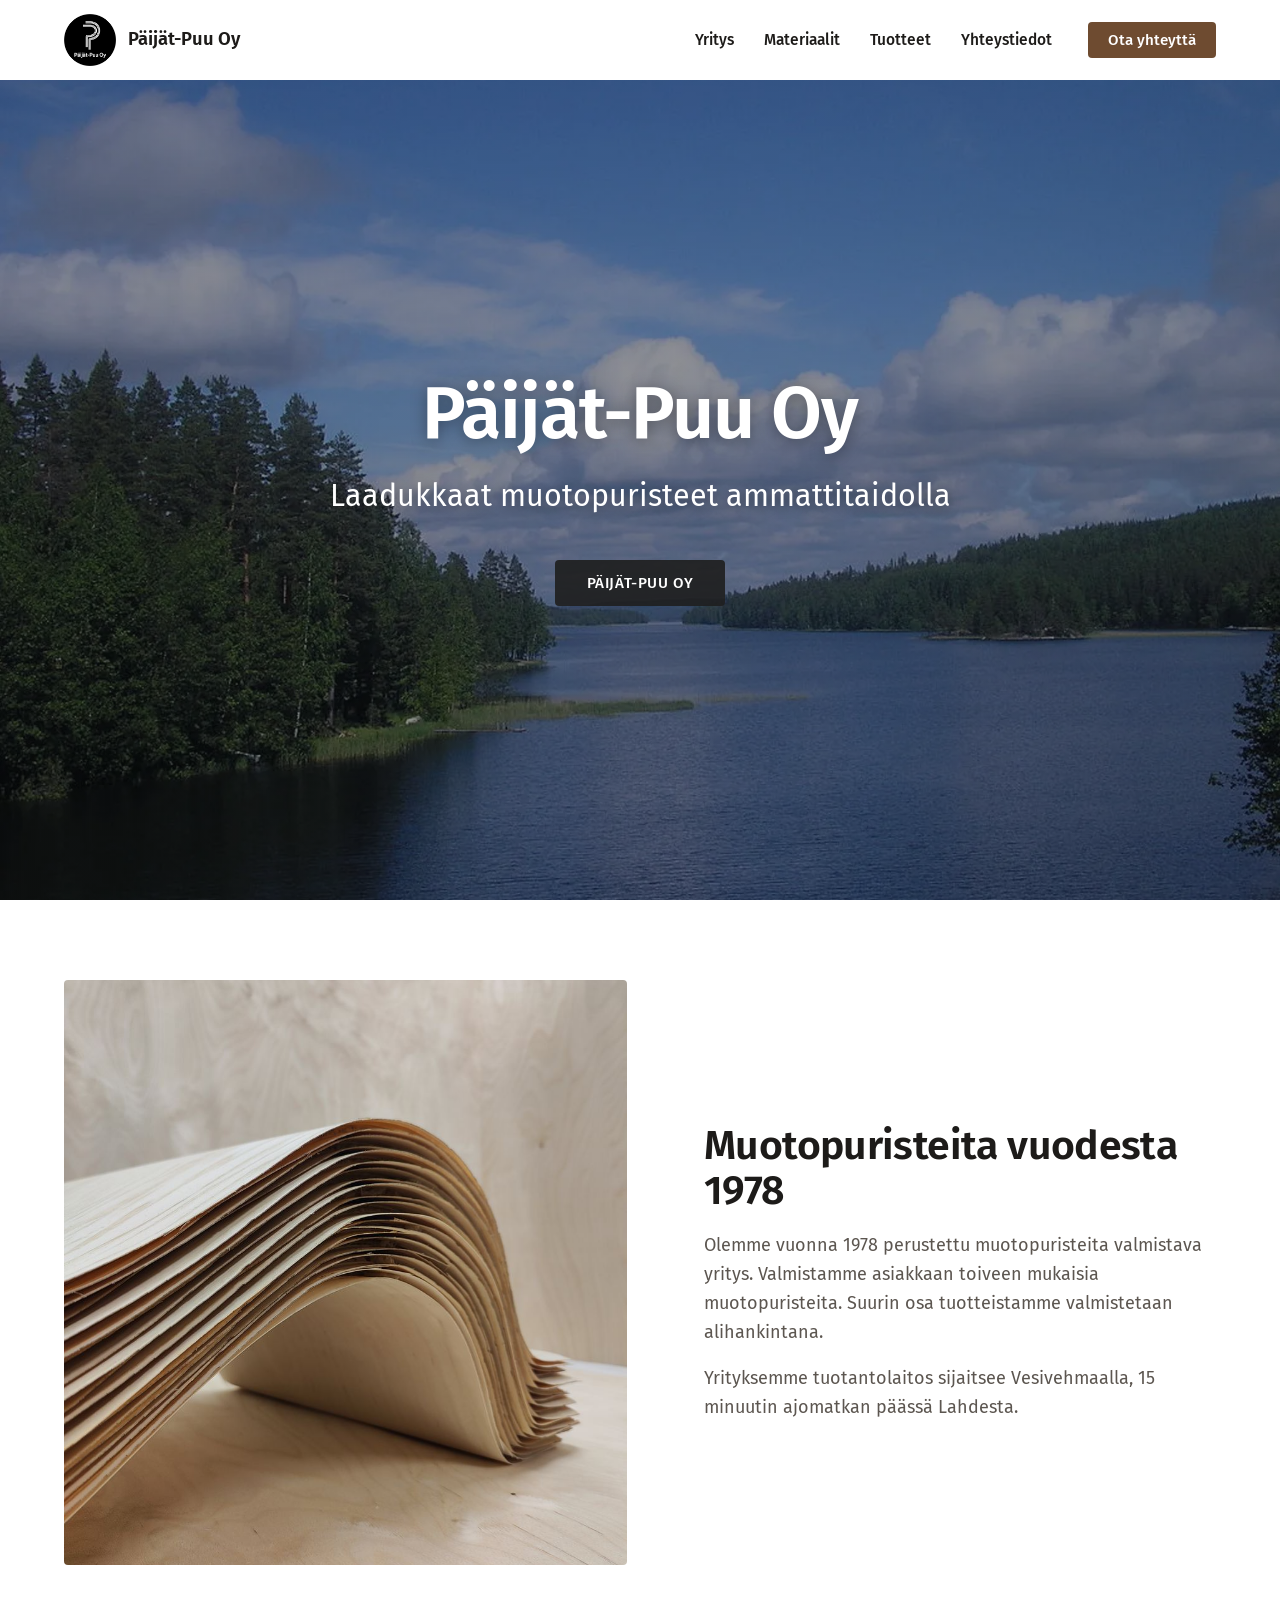
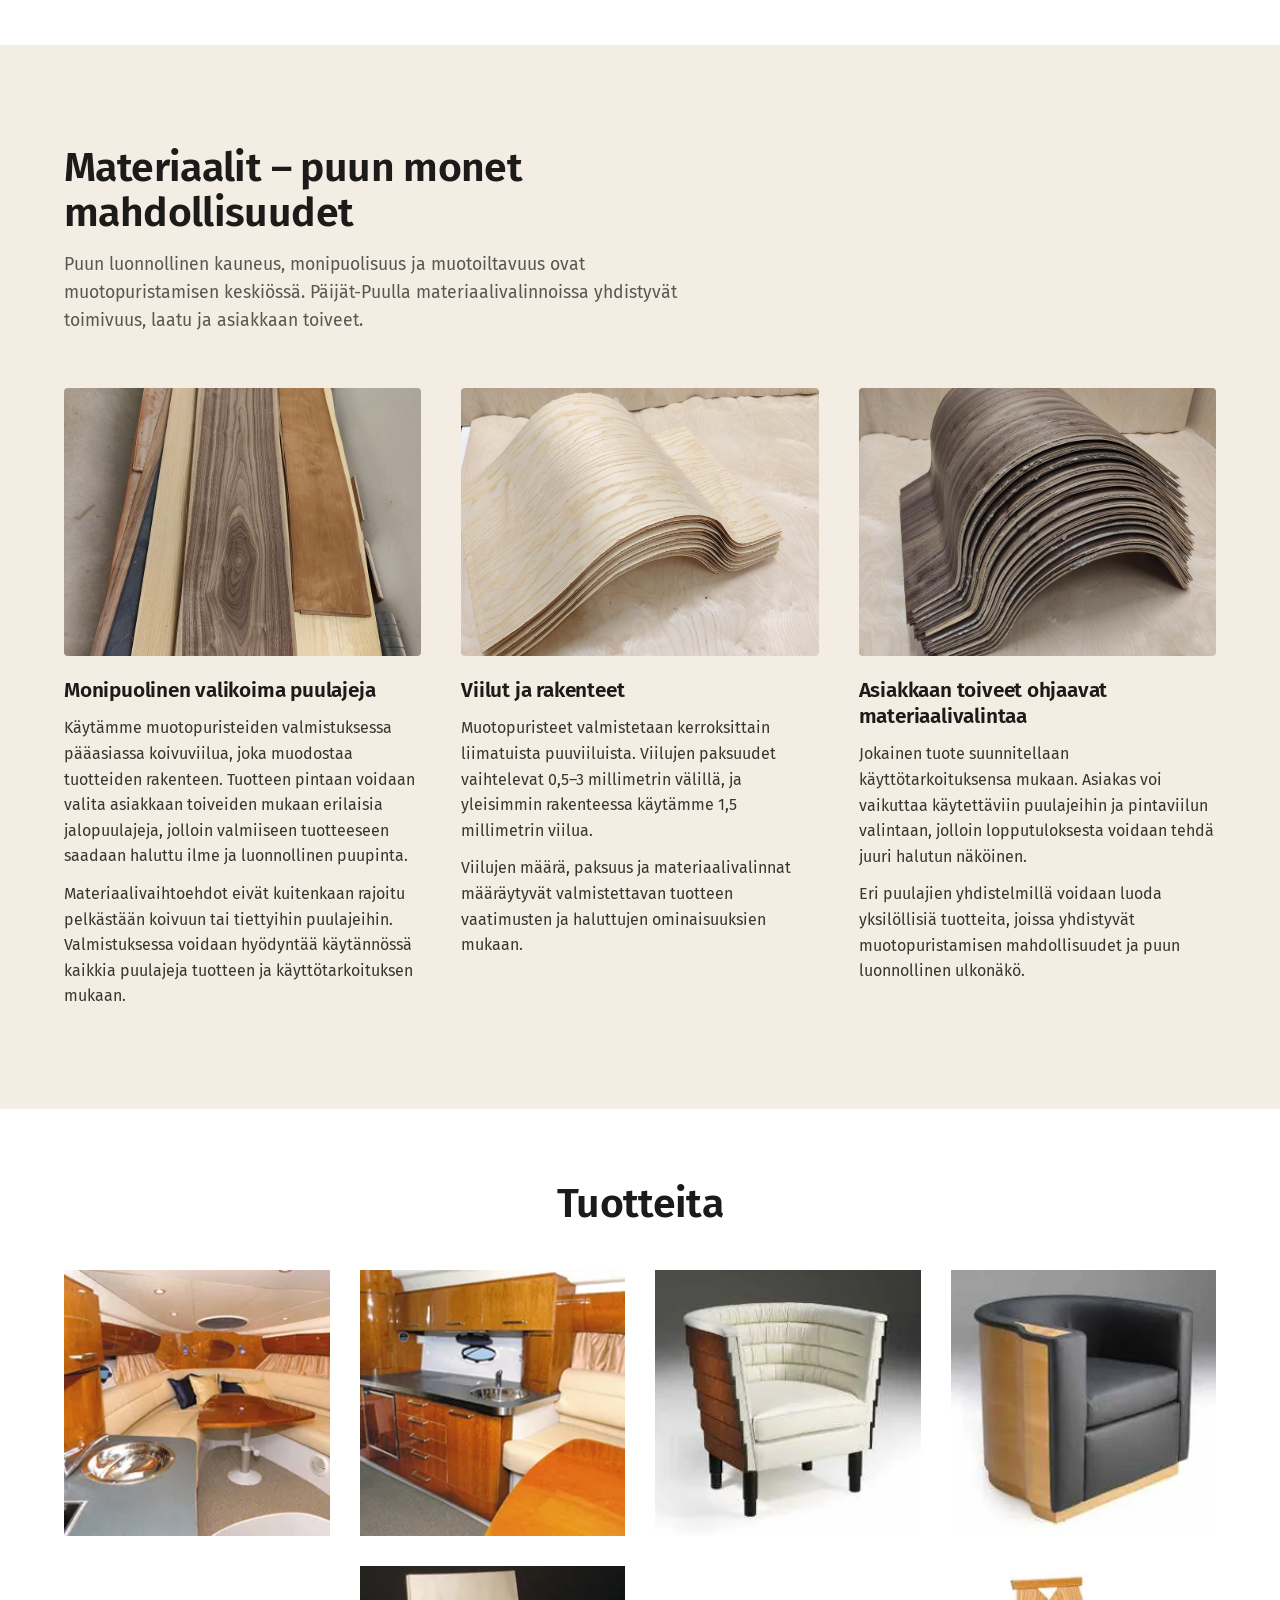
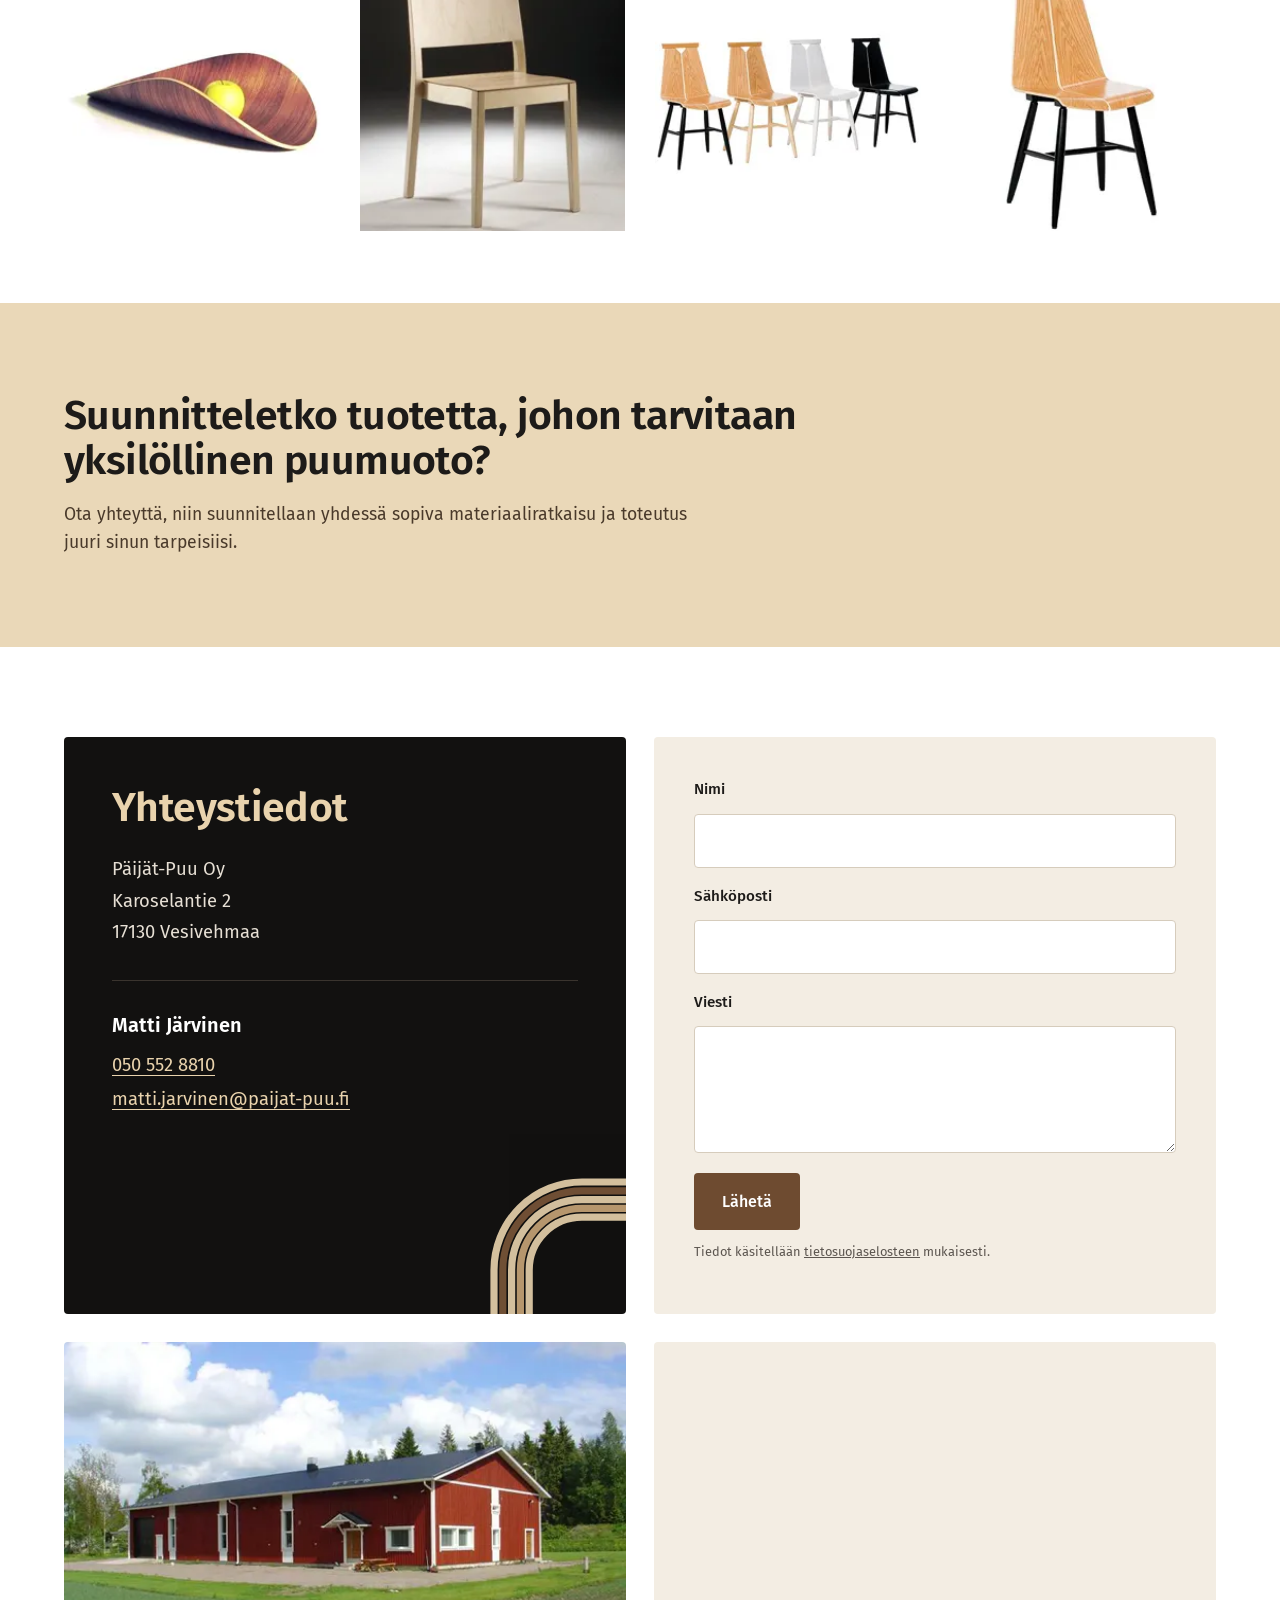
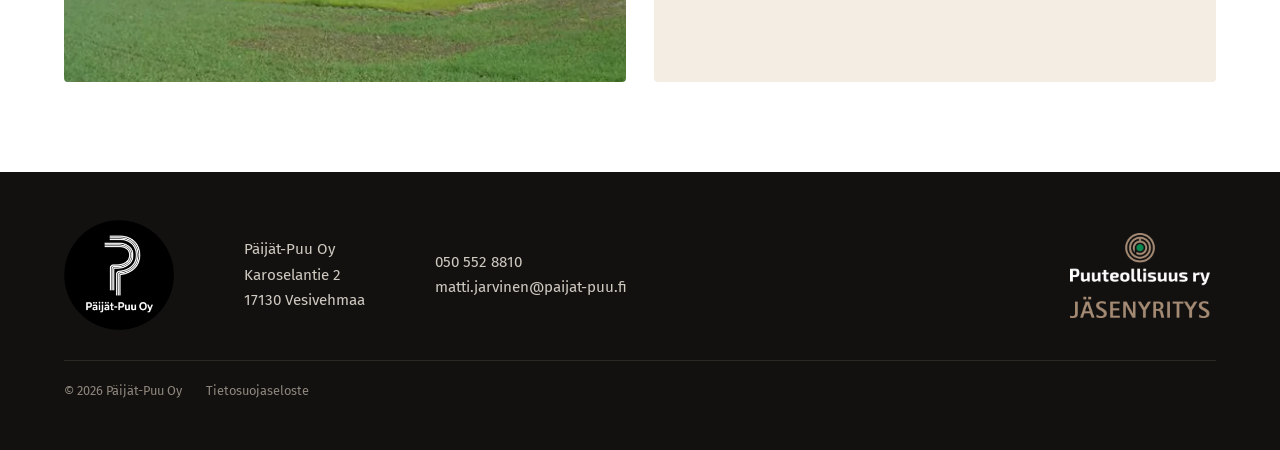
<file: index.html>
<!doctype html>
<html lang="fi">
<head>
<meta charset="utf-8">
<meta name="viewport" content="width=device-width, initial-scale=1">
<title>Päijät-Puu Oy – Muotopuristeet</title>
<meta name="description" content="Vuonna 1978 perustettu muotopuristeita valmistava yritys. Tuotantolaitos Vesivehmaalla, 15 minuutin ajomatkan päässä Lahdesta.">
<!-- Sivuston osoite: jos lopullinen verkko-osoite on eri, vaihda https://paijat-puu.fi/
     tähän, alla oleviin jakotietoihin ja yritystietoihin sekä tiedostoihin sitemap.xml ja robots.txt. -->
<link rel="canonical" href="https://paijat-puu.fi/">
<link rel="icon" href="img/logo.png">

<!-- Jakotiedot (Facebook, LinkedIn, WhatsApp ym.) -->
<meta property="og:type" content="website">
<meta property="og:locale" content="fi_FI">
<meta property="og:site_name" content="Päijät-Puu Oy">
<meta property="og:title" content="Päijät-Puu Oy – Muotopuristeet">
<meta property="og:description" content="Vuonna 1978 perustettu muotopuristeita valmistava yritys. Tuotantolaitos Vesivehmaalla, 15 minuutin ajomatkan päässä Lahdesta.">
<meta property="og:url" content="https://paijat-puu.fi/">
<meta property="og:image" content="https://paijat-puu.fi/img/jakokuva.jpg">
<meta property="og:image:width" content="1200">
<meta property="og:image:height" content="630">
<meta property="og:image:alt" content="Taivutettuja viiluja pinossa">
<meta name="twitter:card" content="summary_large_image">

<!-- Yritystiedot hakukoneille (schema.org) -->
<script type="application/ld+json">
{
  "@context": "https://schema.org",
  "@type": "LocalBusiness",
  "name": "Päijät-Puu Oy",
  "description": "Vuonna 1978 perustettu muotopuristeita valmistava yritys. Valmistamme asiakkaan toiveen mukaisia muotopuristeita. Suurin osa tuotteistamme valmistetaan alihankintana.",
  "url": "https://paijat-puu.fi/",
  "logo": "https://paijat-puu.fi/img/logo.png",
  "image": "https://paijat-puu.fi/img/jakokuva.jpg",
  "foundingDate": "1978",
  "telephone": "+358505528810",
  "email": "matti.jarvinen@paijat-puu.fi",
  "address": {
    "@type": "PostalAddress",
    "streetAddress": "Karoselantie 2",
    "postalCode": "17130",
    "addressLocality": "Vesivehmaa",
    "addressCountry": "FI"
  },
  "areaServed": "FI",
  "knowsAbout": ["Muotopuristus", "Viilu", "Alihankinta"]
}
</script>
<link rel="preload" as="image" href="img/etusivu.webp" fetchpriority="high">
<link rel="preconnect" href="https://fonts.googleapis.com">
<link href="https://fonts.googleapis.com/css2?family=Fira+Sans:wght@400;500;600&display=swap" rel="stylesheet">
<link rel="stylesheet" href="style.css?v=42">
</head>
<body>

<header class="top">
  <a class="logo" href="#"><img src="img/logo.png" alt="" width="56" height="56"><span>Päijät-Puu Oy</span></a>
  <button class="menu-toggle" type="button" aria-expanded="false" aria-controls="paavalikko" aria-label="Avaa valikko">
    <span></span><span></span><span></span>
  </button>
  <nav id="paavalikko">
    <a href="#yritys">Yritys</a>
    <a href="#materiaalit">Materiaalit</a>
    <a href="#tuotteet">Tuotteet</a>
    <a href="#yhteys">Yhteystiedot</a>
    <a class="btn nav-cta" href="#yhteys">Ota yhteyttä</a>
  </nav>
  <a class="btn btn-small top-cta" href="#yhteys">Ota yhteyttä</a>
</header>

<script>
  // Mobiilivalikon avaus ja sulkeminen
  (function () {
    var header = document.querySelector('.top');
    var nappi = header.querySelector('.menu-toggle');
    function aseta(auki) {
      header.classList.toggle('menu-open', auki);
      nappi.setAttribute('aria-expanded', auki ? 'true' : 'false');
      nappi.setAttribute('aria-label', auki ? 'Sulje valikko' : 'Avaa valikko');
    }
    nappi.addEventListener('click', function () { aseta(!header.classList.contains('menu-open')); });
    header.querySelectorAll('nav a').forEach(function (a) { a.addEventListener('click', function () { aseta(false); }); });
    document.addEventListener('keydown', function (e) { if (e.key === 'Escape') { aseta(false); } });
  })();
</script>

<section class="hero">
  <div class="hero-text">
    <h1>Päijät-Puu Oy</h1>
    <p>Laadukkaat muotopuristeet ammattitaidolla</p>
    <a class="btn hero-btn" href="#yritys">Päijät-Puu Oy</a>
  </div>
</section>

<section class="intro" id="yritys">
  <img class="intro-img" src="img/yritys.jpg" alt="Taivutettuja viiluja pinossa" width="902" height="1200" loading="lazy">
  <div class="intro-text">
    <h2>Muotopuristeita vuodesta 1978</h2>
    <p>Olemme vuonna 1978 perustettu muotopuristeita valmistava yritys. Valmistamme asiakkaan toiveen mukaisia muotopuristeita. Suurin osa tuotteistamme valmistetaan alihankintana.</p>
    <p>Yrityksemme tuotantolaitos sijaitsee Vesivehmaalla, 15 minuutin ajomatkan päässä Lahdesta.</p>
  </div>
</section>

<section class="materials" id="materiaalit">
  <div class="materials-head">
    <h2>Materiaalit – puun monet mahdollisuudet</h2>
    <p>Puun luonnollinen kauneus, monipuolisuus ja muotoiltavuus ovat muotopuristamisen keskiössä. Päijät-Puulla materiaalivalinnoissa yhdistyvät toimivuus, laatu ja asiakkaan toiveet.</p>
  </div>
  <div class="mat-cols">
    <article>
      <img src="img/materiaali-1.jpg" alt="Eri puulajien viiluja" width="902" height="1200" loading="lazy">
      <h3>Monipuolinen valikoima puulajeja</h3>
      <p>Käytämme muotopuristeiden valmistuksessa pääasiassa koivuviilua, joka muodostaa tuotteiden rakenteen. Tuotteen pintaan voidaan valita asiakkaan toiveiden mukaan erilaisia jalopuulajeja, jolloin valmiiseen tuotteeseen saadaan haluttu ilme ja luonnollinen puupinta.</p>
      <p>Materiaalivaihtoehdot eivät kuitenkaan rajoitu pelkästään koivuun tai tiettyihin puulajeihin. Valmistuksessa voidaan hyödyntää käytännössä kaikkia puulajeja tuotteen ja käyttötarkoituksen mukaan.</p>
    </article>
    <article>
      <img src="img/materiaali-2.jpg" alt="Kerroksittain taivutettuja vaaleita viiluja" width="1200" height="900" loading="lazy">
      <h3>Viilut ja rakenteet</h3>
      <p>Muotopuristeet valmistetaan kerroksittain liimatuista puuviiluista. Viilujen paksuudet vaihtelevat 0,5–3 millimetrin välillä, ja yleisimmin rakenteessa käytämme 1,5 millimetrin viilua.</p>
      <p>Viilujen määrä, paksuus ja materiaalivalinnat määräytyvät valmistettavan tuotteen vaatimusten ja haluttujen ominaisuuksien mukaan.</p>
    </article>
    <article>
      <img src="img/materiaali-3.jpg" alt="Kerroksittain taivutettuja tummia viiluja" width="902" height="1200" loading="lazy">
      <h3>Asiakkaan toiveet ohjaavat materiaalivalintaa</h3>
      <p>Jokainen tuote suunnitellaan käyttötarkoituksensa mukaan. Asiakas voi vaikuttaa käytettäviin puulajeihin ja pintaviilun valintaan, jolloin lopputuloksesta voidaan tehdä juuri halutun näköinen.</p>
      <p>Eri puulajien yhdistelmillä voidaan luoda yksilöllisiä tuotteita, joissa yhdistyvät muotopuristamisen mahdollisuudet ja puun luonnollinen ulkonäkö.</p>
    </article>
  </div>
</section>

<section class="products" id="tuotteet">
  <h2>Tuotteita</h2>
  <div class="gallery">
    <img src="img/tuote-1.webp" alt="Veneen sisätila, jossa viilupintaiset kalusteet" width="250" height="250" loading="lazy">
    <img src="img/tuote-8.webp" alt="Veneen keittiö, jossa viilupintaiset kaapit" width="250" height="250" loading="lazy">
    <img src="img/tuote-7.webp" alt="Valkoinen nojatuoli puristetuilla sivupaneeleilla" width="250" height="250" loading="lazy">
    <img src="img/tuote-6.webp" alt="Musta nojatuoli viilupintaisilla sivuilla" width="250" height="250" loading="lazy">
    <img src="img/tuote-5.webp" alt="Taivutettu viilukulho, jossa omena" width="250" height="250" loading="lazy">
    <img src="img/tuote-4.webp" alt="Vaalea puutuoli puristetulla istuimella ja selkänojalla" width="250" height="250" loading="lazy">
    <img src="img/tuote-3.webp" alt="Neljä samanmallista tuolia eri väreissä" width="250" height="250" loading="lazy">
    <img src="img/tuote-2.webp" alt="Tuoli, jonka istuin ja selkä ovat puristettua viilua" width="250" height="250" loading="lazy">
  </div>
</section>

<section class="band">
  <h2>Suunnitteletko tuotetta, johon tarvitaan yksilöllinen puumuoto?</h2>
  <p>Ota yhteyttä, niin suunnitellaan yhdessä sopiva materiaaliratkaisu ja toteutus juuri sinun tarpeisiisi.</p>
</section>

<section class="contact" id="yhteys">
  <div class="contact-info">
    <h2>Yhteystiedot</h2>
    <p class="address">Päijät-Puu Oy<br>Karoselantie 2<br>17130 Vesivehmaa</p>
    <div class="person">
      <div>
        <strong>Matti Järvinen</strong>
        <a href="tel:+358505528810">050 552 8810</a>
        <a href="mailto:matti.jarvinen@paijat-puu.fi">matti.jarvinen@paijat-puu.fi</a>
      </div>
    </div>
  </div>
  <!-- Lomake lähetetään laheta.php-tiedostolle, joka välittää viestin sähköpostiin.
       Vaatii PHP-tuen palvelimelta (useimmat webhotellit). -->
  <form method="post" action="laheta.php">
    <p class="form-status" id="lomake-tila" role="status" hidden></p>
    <label>Nimi<input type="text" name="nimi" autocomplete="name" maxlength="100" required></label>
    <label>Sähköposti<input type="email" name="sahkoposti" autocomplete="email" maxlength="254" required></label>
    <label>Viesti<textarea name="viesti" rows="4" maxlength="5000" required></textarea></label>
    <!-- Piilokenttä roskapostibotteja varten, jätä tyhjäksi -->
    <div class="hp" aria-hidden="true">
      <label>Kotisivu<input type="text" name="kotisivu" tabindex="-1" autocomplete="off"></label>
    </div>
    <button class="btn" type="submit">Lähetä</button>
    <p class="form-note">Tiedot käsitellään <a href="tietosuoja.html">tietosuojaselosteen</a> mukaisesti.</p>
  </form>
  <div class="location">
    <img class="location-photo" src="img/tuotantolaitos.webp" alt="Päijät-Puu Oy:n tuotantorakennus" width="545" height="330" loading="lazy">
    <div class="map">
      <iframe src="https://www.google.com/maps/embed?origin=mfe&amp;pb=!1m3!2m1!1sKaroselantie+2,+17130+Vesivehmaa!6i14"
              title="Päijät-Puu Oy:n sijainti kartalla, Karoselantie 2, 17130 Vesivehmaa"
              loading="lazy" referrerpolicy="no-referrer-when-downgrade" allowfullscreen></iframe>
    </div>
  </div>
</section>

<script>
  // Näytetään lähetyksen tulos, kun laheta.php ohjaa takaisin sivulle.
  (function () {
    var viestit = {
      ok: ['Kiitos viestistäsi! Otamme sinuun yhteyttä mahdollisimman pian.', 'ok'],
      puutteellinen: ['Tarkista, että nimi, sähköpostiosoite ja viesti on täytetty oikein.', 'virhe'],
      liikaa: ['Olet lähettänyt useita viestejä lyhyessä ajassa. Yritä myöhemmin uudelleen tai soita meille.', 'virhe'],
      virhe: ['Viestin lähetys epäonnistui. Yritä uudelleen tai ota yhteyttä sähköpostilla tai puhelimitse.', 'virhe']
    };
    var tila = new URLSearchParams(location.search).get('tila');
    var viesti = viestit[tila];
    if (!viesti) return;
    var el = document.getElementById('lomake-tila');
    el.textContent = viesti[0];
    el.className = 'form-status ' + viesti[1];
    el.hidden = false;
  })();
</script>

<footer>
  <img class="footer-logo" src="img/logo.png" alt="Päijät-Puu Oy" width="110" height="110">
  <p>Päijät-Puu Oy<br>Karoselantie 2<br>17130 Vesivehmaa</p>
  <p><a href="tel:+358505528810">050 552 8810</a><br><a href="mailto:matti.jarvinen@paijat-puu.fi">matti.jarvinen@paijat-puu.fi</a></p>
  <a class="member" href="https://puuteollisuus.fi/" target="_blank" rel="noopener">
    <img src="img/puuteollisuus-jasenyritys.png" alt="Puuteollisuus ry – jäsenyritys" width="400" height="244">
  </a>
  <div class="footer-legal">
    <span>© 2026 Päijät-Puu Oy</span>
    <a href="tietosuoja.html">Tietosuojaseloste</a>
  </div>
</footer>

</body>
</html>
</file>
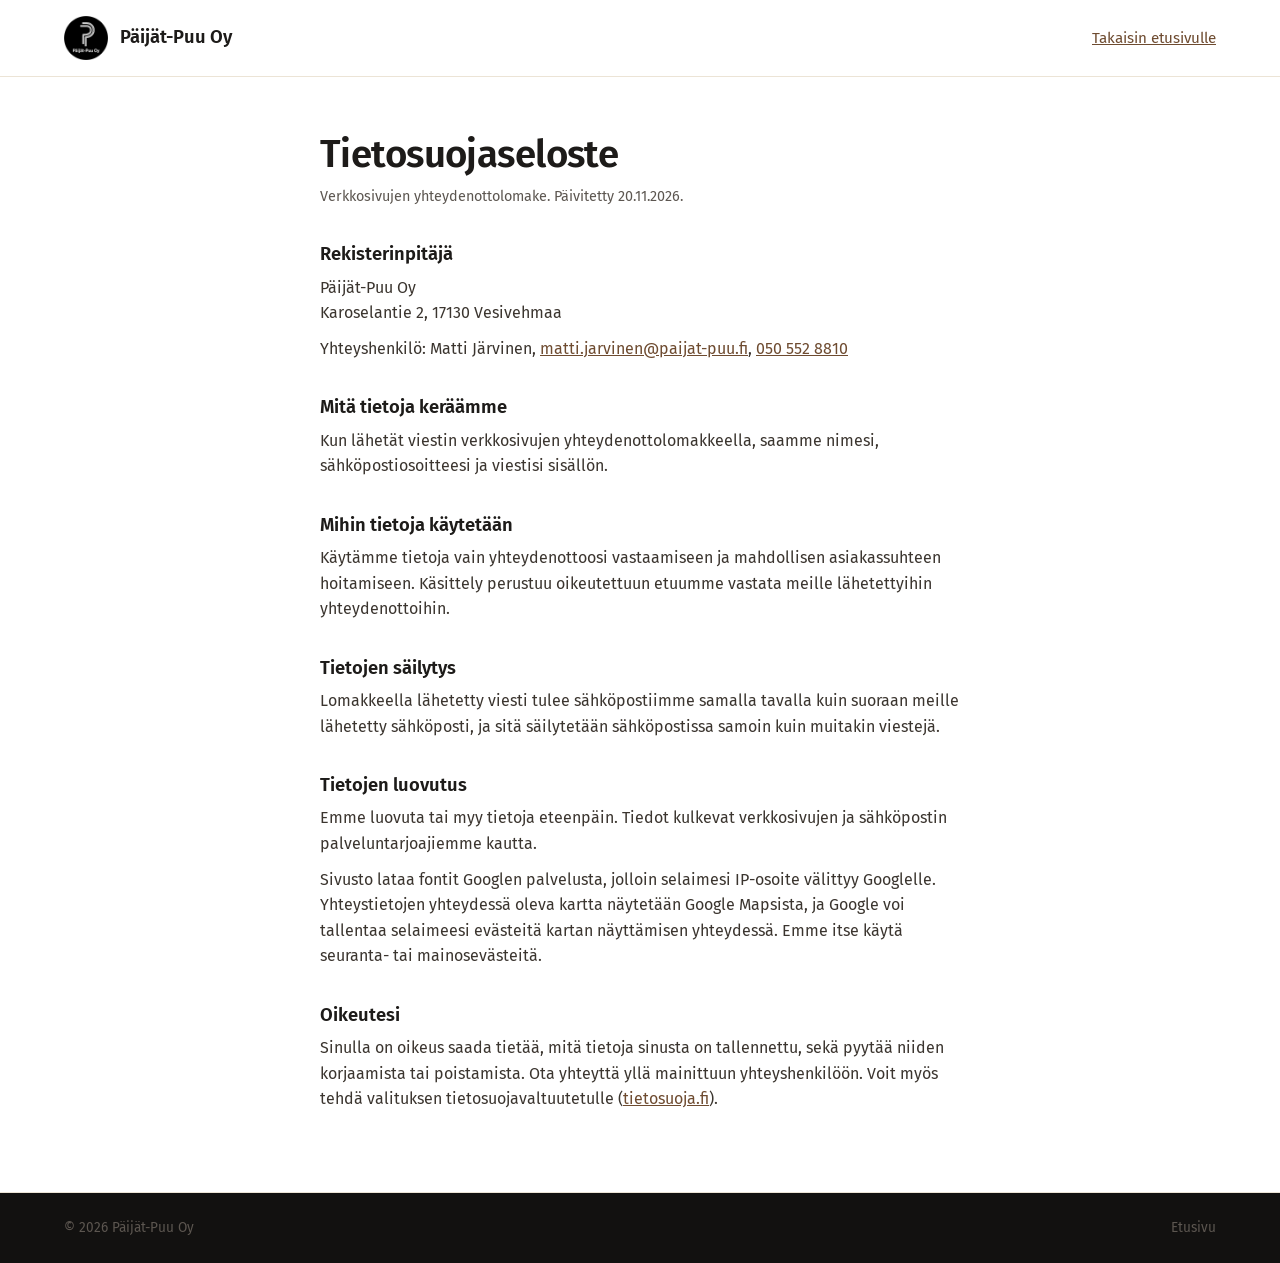
<file: tietosuoja.html>
<!doctype html>
<html lang="fi">
<head>
<meta charset="utf-8">
<meta name="viewport" content="width=device-width, initial-scale=1">
<title>Tietosuojaseloste – Päijät-Puu Oy</title>
<meta name="robots" content="noindex">
<link rel="icon" href="img/logo.png">
<link rel="preconnect" href="https://fonts.googleapis.com">
<link href="https://fonts.googleapis.com/css2?family=Fira+Sans:wght@400;500;600&display=swap" rel="stylesheet">
<link rel="stylesheet" href="style.css?v=42">
</head>
<body class="doc-page">

<header class="doc-top">
  <a class="logo" href="index.html" aria-label="Päijät-Puu Oy, etusivu"><img src="img/logo.png" alt="" width="44" height="44"><span>Päijät-Puu Oy</span></a>
  <a class="doc-back" href="index.html">Takaisin etusivulle</a>
</header>

<main class="doc">
  <h1>Tietosuojaseloste</h1>
  <p class="doc-meta">Verkkosivujen yhteydenottolomake. Päivitetty 20.11.2026.</p>

  <h2>Rekisterinpitäjä</h2>
  <p>Päijät-Puu Oy<br>Karoselantie 2, 17130 Vesivehmaa</p>
  <p>Yhteyshenkilö: Matti Järvinen, <a href="mailto:matti.jarvinen@paijat-puu.fi">matti.jarvinen@paijat-puu.fi</a>, <a href="tel:+358505528810">050 552 8810</a></p>

  <h2>Mitä tietoja keräämme</h2>
  <p>Kun lähetät viestin verkkosivujen yhteydenottolomakkeella, saamme nimesi, sähköpostiosoitteesi ja viestisi sisällön.</p>

  <h2>Mihin tietoja käytetään</h2>
  <p>Käytämme tietoja vain yhteydenottoosi vastaamiseen ja mahdollisen asiakassuhteen hoitamiseen. Käsittely perustuu oikeutettuun etuumme vastata meille lähetettyihin yhteydenottoihin.</p>

  <h2>Tietojen säilytys</h2>
  <p>Lomakkeella lähetetty viesti tulee sähköpostiimme samalla tavalla kuin suoraan meille lähetetty sähköposti, ja sitä säilytetään sähköpostissa samoin kuin muitakin viestejä.</p>

  <h2>Tietojen luovutus</h2>
  <!-- Verkkosivujen ja sähköpostin palveluntarjoajien nimet voidaan lisätä tähän myöhemmin. -->
  <p>Emme luovuta tai myy tietoja eteenpäin. Tiedot kulkevat verkkosivujen ja sähköpostin palveluntarjoajiemme kautta.</p>
  <p>Sivusto lataa fontit Googlen palvelusta, jolloin selaimesi IP-osoite välittyy Googlelle. Yhteystietojen yhteydessä oleva kartta näytetään Google Mapsista, ja Google voi tallentaa selaimeesi evästeitä kartan näyttämisen yhteydessä. Emme itse käytä seuranta- tai mainosevästeitä.</p>

  <h2>Oikeutesi</h2>
  <p>Sinulla on oikeus saada tietää, mitä tietoja sinusta on tallennettu, sekä pyytää niiden korjaamista tai poistamista. Ota yhteyttä yllä mainittuun yhteyshenkilöön. Voit myös tehdä valituksen tietosuojavaltuutetulle (<a href="https://tietosuoja.fi" target="_blank" rel="noopener">tietosuoja.fi</a>).</p>
</main>

<footer class="doc-footer">
  <span>© 2026 Päijät-Puu Oy</span>
  <a href="index.html">Etusivu</a>
</footer>

</body>
</html>
</file>
<file: style.css>
:root {
  --black: #121110;
  --white: #ffffff;
  --birch: #f3ede3;     /* light birch, used for quiet sections */
  --veneer: #e9d3ad;    /* pale veneer, used on dark */
  --walnut: #6e4b30;    /* walnut, the accent */
  --walnut-dark: #4f3522;
  --ink: #1d1b19;
  --muted: #5c5650;
  --pad: 5vw;
  --header-h: 80px;
}

* { box-sizing: border-box; margin: 0; }
@media (prefers-reduced-motion: no-preference) { html { scroll-behavior: smooth; } }
body {
  background: var(--white); color: var(--ink);
  font: 400 18px/1.6 "Fira Sans", "Helvetica Neue", Arial, sans-serif;
}
img { display: block; max-width: 100%; height: auto; }
a { color: inherit; }
a:focus-visible, button:focus-visible { outline: 2px solid var(--walnut); outline-offset: 3px; }
h1, h2 { font-weight: 600; letter-spacing: -.015em; line-height: 1.1; }
h1 { font-size: clamp(2.6rem, 6vw, 4.6rem); }
h2 { font-size: clamp(1.8rem, 3.2vw, 2.6rem); }
p { color: var(--muted); }

.btn {
  display: inline-block; background: var(--walnut); color: var(--white);
  font: 500 1rem "Fira Sans", sans-serif; text-decoration: none;
  padding: 13px 28px; border: 0; border-radius: 4px; cursor: pointer;
}
.btn:hover { background: var(--walnut-dark); }
.btn-small { padding: 9px 20px; font-size: .95rem; }
.text-link { display: inline-block; margin-top: 26px; font-weight: 500; color: var(--walnut); text-underline-offset: 5px; }

/* header */
.top { display: flex; align-items: center; gap: 36px; height: var(--header-h); padding: 0 var(--pad); }
.logo { display: flex; align-items: center; gap: 12px; text-decoration: none; font-weight: 600; font-size: 1.15rem; }
.logo img { width: 52px; height: 52px; }
nav { display: flex; gap: 30px; margin-left: auto; }
nav a { text-decoration: none; font-weight: 500; font-size: .97rem; }
nav a:hover { color: var(--walnut); }
nav .nav-cta { display: none; }

/* mobile menu button (hidden on desktop) */
.top { position: relative; z-index: 20; background: var(--white); }
.menu-toggle {
  display: none; margin-left: auto; width: 46px; height: 46px; padding: 12px 10px;
  background: none; border: 0; border-radius: 4px; cursor: pointer;
  flex-direction: column; justify-content: space-between;
}
.menu-toggle span { display: block; height: 2px; background: var(--ink); border-radius: 2px; transition: transform .2s, opacity .2s; }
.menu-open .menu-toggle span:nth-child(1) { transform: translateY(9px) rotate(45deg); }
.menu-open .menu-toggle span:nth-child(2) { opacity: 0; }
.menu-open .menu-toggle span:nth-child(3) { transform: translateY(-9px) rotate(-45deg); }
/* mobile menu fades in and slides down slightly */
@keyframes menu-in {
  from { opacity: 0; transform: translateY(-8px); }
  to { opacity: 1; transform: translateY(0); }
}
@media (prefers-reduced-motion: reduce) {
  .menu-toggle span { transition: none; }
  .menu-open nav { animation: none; }
}

/* hero: full-screen lake photo with a dark overlay, text centred on top */
.hero {
  position: relative; display: grid; place-items: center; text-align: center;
  color: var(--white);
  background: linear-gradient(rgba(10, 12, 18, .45), rgba(10, 12, 18, .45)),
              url("img/etusivu.webp") center / cover no-repeat, #2b3440;
  /* header + first section fill exactly one screen */
  min-height: calc(100vh - var(--header-h));
  min-height: calc(100svh - var(--header-h));
}
.hero-text { padding: 80px var(--pad); }
.hero h1 { color: var(--white); text-shadow: 0 2px 16px rgba(0, 0, 0, .35); }
.hero p {
  color: var(--white); font-size: clamp(1.2rem, 2.4vw, 1.9rem); line-height: 1.3;
  margin: 22px auto 44px; max-width: 26em; text-shadow: 0 2px 12px rgba(0, 0, 0, .35);
}
.hero .btn { background: rgba(30, 30, 30, .9); color: var(--white); padding: 14px 32px; }
.hero .btn:hover { background: var(--black); }

/* photo + text */
.intro {
  display: grid; grid-template-columns: 1.1fr 1fr; gap: 6vw; align-items: center;
  padding: 80px var(--pad);
}
/* image never taller than ~65% of the screen, so the section fits in view */
.intro-img { width: 100%; height: min(65vh, 600px); object-fit: cover; border-radius: 4px; }
.intro-text p { margin-top: 18px; max-width: 30em; }
.intro-text h2 { max-width: 14em; }

.materials { background: var(--birch); padding: 100px var(--pad); }
.materials-head { max-width: 640px; }
.materials-head p { margin-top: 16px; font-size: 1.1rem; }

/* materials: three columns, large photo on top like the rest of the page */
.mat-cols { display: grid; grid-template-columns: repeat(3, 1fr); gap: 40px; margin-top: 52px; }
.mat-cols img { width: 100%; aspect-ratio: 4 / 3; object-fit: cover; border-radius: 4px; }
.mat-cols h3 { font-size: 1.3rem; font-weight: 600; letter-spacing: -.01em; line-height: 1.25; margin-top: 22px; }
.mat-cols p { margin-top: 12px; font-size: 1rem; color: #3b352f; }

.products { padding: 72px var(--pad); }
/* product gallery: four square tiles per row, two rows, centred.
   The client's photos are small (250 px), so tiles stay under ~270 px wide. */
.products h2 { text-align: center; }
.gallery {
  display: grid; gap: 30px; margin: 44px auto 0;
  grid-template-columns: repeat(4, 1fr);
  max-width: 1170px;
}
.gallery img { width: 100%; height: auto; aspect-ratio: 1; object-fit: cover; }

/* pale veneer tone, same as the hero lines */
.band { background: #ead8b8; color: var(--ink); padding: 90px var(--pad); }
.band h2 { max-width: 20em; }
.band p { color: #4a3a2b; max-width: 36em; margin-top: 18px; font-size: 1.1rem; }
/* contact: dark card with the hero's veneer layers next to the form */
.contact {
  display: grid; grid-template-columns: 1fr 1fr; gap: 28px; align-items: stretch;
  padding: 90px var(--pad);
}
.contact-info {
  position: relative; overflow: hidden; border-radius: 4px;
  /* bottom padding reserves room for the corner decoration so it never covers text */
  background: var(--black); color: var(--white); padding: 48px 48px 200px;
}
.contact-info::after {
  content: ""; position: absolute; right: -60px; bottom: -60px; width: 240px; height: 240px;
  background: url("data:image/svg+xml,%3Csvg xmlns='http://www.w3.org/2000/svg' viewBox='0 0 300 300'%3E%3Cg fill='none' stroke-width='9'%3E%3Cpath stroke='%23e9d3ad' d='M60 300V170A110 110 0 0 1 170 60H300'/%3E%3Cpath stroke='%237a5639' d='M71 300V170A99 99 0 0 1 170 71H300'/%3E%3Cpath stroke='%23e9d3ad' d='M82 300V170A88 88 0 0 1 170 82H300'/%3E%3Cpath stroke='%23c9a678' d='M93 300V170A77 77 0 0 1 170 93H300'/%3E%3Cpath stroke='%23e9d3ad' d='M104 300V170A66 66 0 0 1 170 104H300'/%3E%3C/g%3E%3C/svg%3E") no-repeat;
  opacity: .9; pointer-events: none;
}
.contact-info h2 { color: var(--veneer); }
.address { color: #e6dfd4; font-size: 1.15rem; line-height: 1.7; margin-top: 24px; }
.person { margin-top: 32px; padding-top: 28px; border-top: 1px solid #3a342e; position: relative; z-index: 1; }
.person div:last-child { display: flex; flex-direction: column; gap: 4px; min-width: 0; }
.person strong { font-size: 1.25rem; font-weight: 600; margin-bottom: 6px; }
.person a { color: var(--veneer); font-size: 1.15rem; text-underline-offset: 4px; }
.person a:hover { color: var(--white); }
.person a[href^="tel"] { white-space: nowrap; }
.contact-info a:focus-visible { outline-color: var(--veneer); }
form { display: grid; gap: 16px; background: var(--birch); padding: 40px; border-radius: 4px; }
label { display: grid; gap: 6px; font-size: .95rem; font-weight: 500; }
input, textarea {
  font: inherit; font-weight: 400; background: var(--white); color: var(--ink);
  border: 1px solid #d6ccbc; border-radius: 4px; padding: 11px 13px;
}
input:focus, textarea:focus { outline: 2px solid var(--walnut); outline-offset: -1px; }
form .btn { justify-self: start; margin-top: 4px; }
.form-status { padding: 12px 14px; border-radius: 4px; font-weight: 500; }
.form-status.ok { background: #e3eedf; color: #24451f; }
.form-status.virhe { background: #f6e1db; color: #7a2412; }
/* honeypot field, kept off-screen rather than display:none so bots still fill it */
.hp { position: absolute; left: -10000px; width: 1px; height: 1px; overflow: hidden; }

footer {
  background: var(--black); color: #cfc9c0;
  display: flex; flex-wrap: wrap; gap: 30px 70px; align-items: center;
  padding: 48px var(--pad); font-size: .95rem;
}
.footer-logo { width: 110px; height: 110px; }
footer p { color: inherit; line-height: 1.7; }
footer a { text-decoration: none; }
footer a:hover { text-decoration: underline; }
footer a:focus-visible { outline-color: var(--veneer); }
/* small legal line at the very bottom */
.footer-legal {
  flex-basis: 100%; display: flex; gap: 24px; flex-wrap: wrap;
  padding-top: 20px; border-top: 1px solid #2c2824; font-size: .8rem; color: #8f877d;
}
.footer-legal a { color: inherit; }
.form-note { font-size: .8rem; color: var(--muted); margin-top: -4px; }
.form-note a { color: inherit; }

/* privacy policy page */
.doc-page { background: var(--white); }
.doc-top {
  display: flex; align-items: center; justify-content: space-between; gap: 16px;
  padding: 16px var(--pad); border-bottom: 1px solid #ece4d6;
}
.doc-top .logo img { width: 44px; height: 44px; }
.doc-back { font-size: .95rem; color: var(--walnut); white-space: nowrap; }
/* narrow phones: logo alone is enough here, so the back link gets room on one line */
@media (max-width: 480px) {
  .doc-top .logo span { display: none; }
}
.doc { max-width: 680px; margin: 0 auto; padding: 56px 20px 80px; }
.doc h1 { font-size: clamp(1.8rem, 5vw, 2.4rem); }
.doc h2 { font-size: 1.15rem; margin-top: 36px; letter-spacing: 0; }
.doc p { margin-top: 10px; color: #3b352f; font-size: 1rem; }
.doc a { color: var(--walnut); }
.doc-meta { color: var(--muted) !important; font-size: .9rem !important; }
.doc-footer {
  display: flex; justify-content: space-between; gap: 16px;
  padding: 24px var(--pad); border-top: 1px solid #ece4d6; font-size: .85rem; color: var(--muted);
}
.doc-footer a { color: inherit; }
/* Puuteollisuus ry membership logo, links to their site */
.member { margin-left: auto; display: block; padding: 6px; border-radius: 6px; }
.member img { width: 140px; height: auto; }
.member:hover { opacity: .85; }

@media (max-width: 860px) {
  :root { --pad: 20px; }
  .top { gap: 16px; }
  .top-cta { display: none; }
  /* company name stays on one line; it keeps full size down to ~355px wide,
     then shrinks with the screen (logo shrinks a little too) */
  .logo { min-width: 0; gap: 10px; }
  .logo span { white-space: nowrap; font-size: clamp(.8rem, 5.2vw, 1.15rem); }
  .logo img { width: clamp(38px, 14vw, 52px); height: auto; }
  /* hero title keeps its size on normal phones, shrinks only on very narrow screens */
  .hero h1 { font-size: clamp(1.8rem, 11vw, 2.6rem); }
  /* let grid columns shrink on very narrow screens instead of widening the page */
  .hero > *, .intro > *, .contact > * { min-width: 0; }
  .contact-info h2 { overflow-wrap: anywhere; }
  .menu-toggle { display: flex; }
  /* collapsed menu drops down below the bar */
  nav {
    display: none; position: absolute; top: 100%; left: 0; right: 0;
    flex-direction: column; gap: 0; margin: 0;
    background: var(--white); padding: 8px var(--pad) 24px;
    border-top: 1px solid #ece4d6; box-shadow: 0 12px 24px rgba(0, 0, 0, .12);
  }
  .menu-open nav { display: flex; animation: menu-in .2s ease-out; }
  nav a { padding: 14px 0; font-size: 1.1rem; border-bottom: 1px solid #f0ebe2; }
  nav .nav-cta { display: block; margin-top: 18px; padding: 14px; text-align: center; border-bottom: 0; color: var(--white); }
  nav .nav-cta:hover { color: var(--white); }
  .hero-text { padding: 40px var(--pad); }
  .intro, .contact { grid-template-columns: 1fr; gap: 36px; padding: 64px var(--pad); }
  .intro-img { height: 300px; }
  .materials, .products, .band { padding: 64px var(--pad); }
  .mat-cols { grid-template-columns: 1fr; gap: 48px; }
  .member { margin-left: 0; }
  .gallery { grid-template-columns: repeat(2, 1fr); gap: 10px; }
  .contact { gap: 20px; }
  .contact-info { padding: 36px 26px 130px; }
  .contact-info::after { width: 170px; height: 170px; right: -50px; bottom: -50px; }
  .person a { font-size: 1.05rem; overflow-wrap: anywhere; }
  form { padding: 26px 20px; }
}

/* tablets: four per row so the small photos aren't stretched */
@media (min-width: 560px) and (max-width: 860px) {
  .gallery { grid-template-columns: repeat(4, 1fr); }
}

/* Google map under the contact card and form, full width of the section */
/* map and building photo side by side under the contact card and form */
/* photo on the left, map on the right, both in the photo's own shape (545:330)
   so the photo is never cropped; together they span the full width */
.location { grid-column: 1 / -1; display: grid; grid-template-columns: repeat(2, minmax(0, 1fr)); gap: 28px; }
.map { border-radius: 4px; overflow: hidden; background: var(--birch); }
.map iframe { display: block; width: 100%; height: auto; aspect-ratio: 545 / 330; border: 0; }
.location-photo { width: 100%; height: auto; aspect-ratio: 545 / 330; object-fit: cover; border-radius: 4px; }
@media (max-width: 860px) {
  /* phones: photo goes under the map */
  .location { grid-template-columns: minmax(0, 1fr); gap: 20px; }
  .location-photo { order: 2; } /* phones: photo under the map */
}

/* hero button text in capitals, as in the client's example */
.hero-btn { text-transform: uppercase; letter-spacing: .04em; font-size: .95rem; }
</file>
